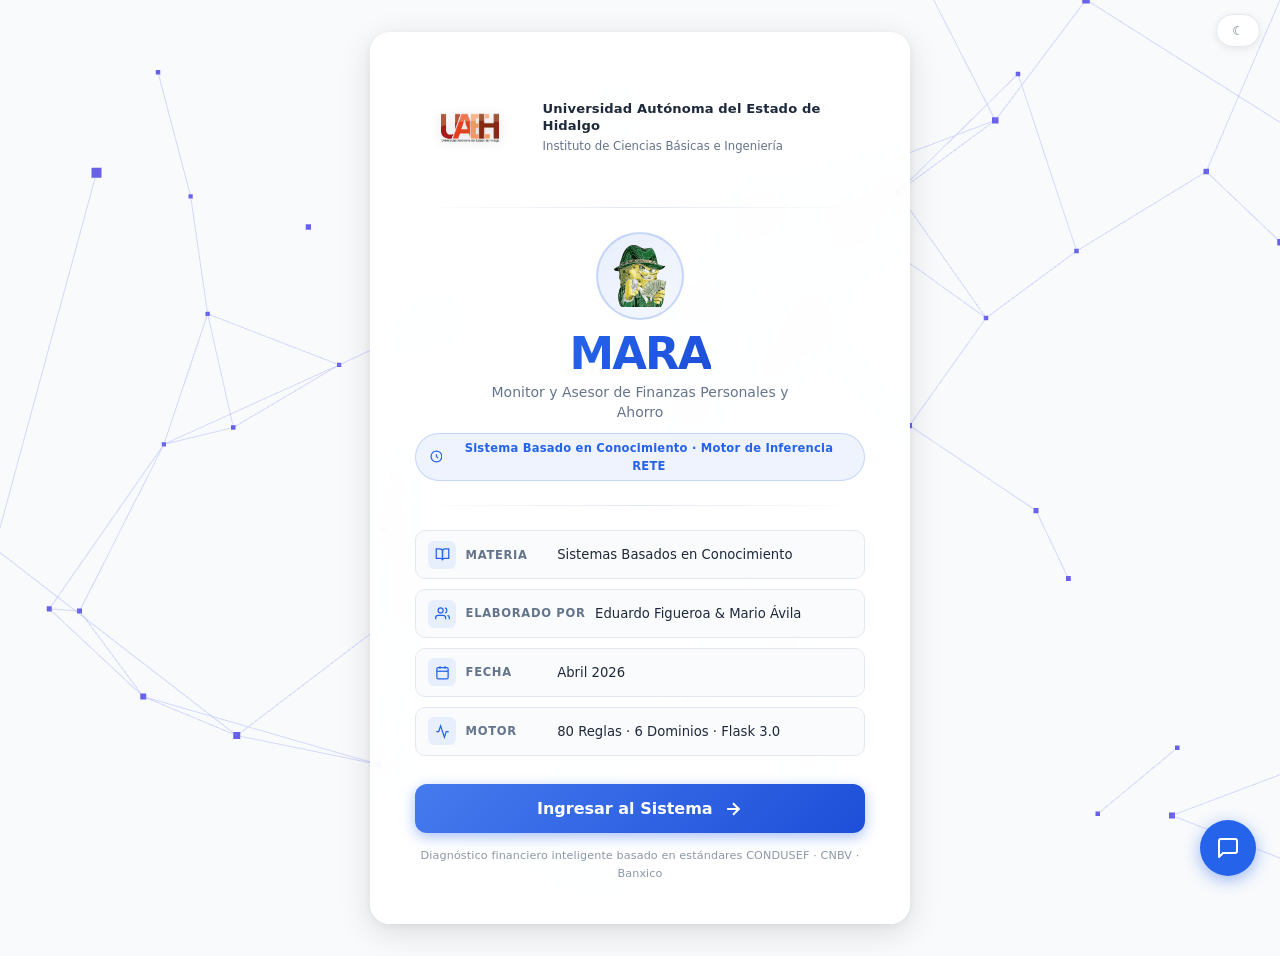
<file: finexpert/frontend/portada.html>
<!DOCTYPE html>
<html lang="es">
<head>
  <meta charset="UTF-8" />
  <meta name="viewport" content="width=device-width, initial-scale=1.0" />
  <title>MARA — Sistema Basado en Conocimiento</title>
  <link rel="stylesheet" href="assets/css/main.css" />
  <link rel="stylesheet" href="assets/css/portada.css" />
  <link rel="stylesheet" href="assets/css/chatbot.css" />
  <!-- theme.js primero para evitar flash -->
  <script src="assets/js/theme.js"></script>
  <script src="assets/js/three.min.js"></script>
</head>
<body>

<!-- Canvas 3D de fondo -->
<canvas id="bg-canvas"></canvas>

<!-- Controles: tema -->
<div class="controls-bar">
  <button class="ctrl-btn" id="btnTheme" onclick="theme.toggle()" title="Cambiar tema">☾</button>
</div>

<div class="portada-wrapper">
  <div class="portada-card">

    <!-- ── UAEH Header ── -->
    <div class="portada-uaeh">
      <div class="uaeh-escudo">
        <img src="assets/img/uaeh.png" alt="Logo UAEH" class="uaeh-logo-img" />
      </div>

      <div class="uaeh-info">
        <div class="uaeh-universidad">Universidad Autónoma del Estado de Hidalgo</div>
        <div class="uaeh-icbi">Instituto de Ciencias Básicas e Ingeniería</div>
      </div>
    </div>

    <!-- ── Divisor ── -->
    <div class="portada-divider"></div>

    <!-- ── MARA Brand ── -->
    <div class="portada-brand">
      <div class="mara-logo-ring">
        <img src="assets/img/logo.svg" alt="MARA Logo" class="portada-mara-logo" />
      </div>
      <h1 class="portada-mara-titulo">MARA</h1>
      <p class="portada-mara-subtitulo">Monitor y Asesor de Finanzas Personales y Ahorro</p>
      <span class="portada-badge">
        <svg width="13" height="13" viewBox="0 0 24 24" fill="none" stroke="currentColor" stroke-width="2.2" style="vertical-align:-2px; margin-right:5px;">
          <circle cx="12" cy="12" r="10"/><path d="M12 8v4l3 3"/>
        </svg>
        Sistema Basado en Conocimiento · Motor de Inferencia RETE
      </span>
    </div>

    <!-- ── Divisor ── -->
    <div class="portada-divider"></div>

    <!-- ── Datos del proyecto ── -->
    <div class="portada-meta">
      <div class="meta-item">
        <span class="meta-icon">
          <svg width="15" height="15" viewBox="0 0 24 24" fill="none" stroke="currentColor" stroke-width="2">
            <path d="M2 3h6a4 4 0 0 1 4 4v14a3 3 0 0 0-3-3H2z"/><path d="M22 3h-6a4 4 0 0 0-4 4v14a3 3 0 0 1 3-3h7z"/>
          </svg>
        </span>
        <span class="meta-label">Materia</span>
        <span class="meta-valor">Sistemas Basados en Conocimiento</span>
      </div>
      <div class="meta-item">
        <span class="meta-icon">
          <svg width="15" height="15" viewBox="0 0 24 24" fill="none" stroke="currentColor" stroke-width="2">
            <path d="M17 21v-2a4 4 0 0 0-4-4H5a4 4 0 0 0-4 4v2"/><circle cx="9" cy="7" r="4"/>
            <path d="M23 21v-2a4 4 0 0 0-3-3.87"/><path d="M16 3.13a4 4 0 0 1 0 7.75"/>
          </svg>
        </span>
        <span class="meta-label">Elaborado por</span>
        <span class="meta-valor">Eduardo Figueroa &amp; Mario Ávila</span>
      </div>
      <div class="meta-item">
        <span class="meta-icon">
          <svg width="15" height="15" viewBox="0 0 24 24" fill="none" stroke="currentColor" stroke-width="2">
            <rect x="3" y="4" width="18" height="18" rx="2" ry="2"/>
            <line x1="16" y1="2" x2="16" y2="6"/><line x1="8" y1="2" x2="8" y2="6"/>
            <line x1="3" y1="10" x2="21" y2="10"/>
          </svg>
        </span>
        <span class="meta-label">Fecha</span>
        <span class="meta-valor">Abril 2026</span>
      </div>
      <div class="meta-item">
        <span class="meta-icon">
          <svg width="15" height="15" viewBox="0 0 24 24" fill="none" stroke="currentColor" stroke-width="2">
            <polyline points="22 12 18 12 15 21 9 3 6 12 2 12"/>
          </svg>
        </span>
        <span class="meta-label">Motor</span>
        <span class="meta-valor">80 Reglas · 6 Dominios · Flask 3.0</span>
      </div>
    </div>

    <!-- ── Botón de entrada ── -->
    <button class="portada-btn-ingresar" onclick="enterApp()">
      <span class="btn-ingresar-text">Ingresar al Sistema</span>
      <span class="btn-ingresar-icon">
        <svg width="20" height="20" viewBox="0 0 24 24" fill="none" stroke="currentColor" stroke-width="2.5">
          <line x1="5" y1="12" x2="19" y2="12"/><polyline points="12 5 19 12 12 19"/>
        </svg>
      </span>
    </button>

    <p class="portada-hint">Diagnóstico financiero inteligente basado en estándares CONDUSEF · CNBV · Banxico</p>

  </div>
  <!-- /portada-card -->
</div>

<script src="assets/js/background.js"></script>
<script src="assets/js/chatbot.js"></script>
<script>
  function enterApp() {
    sessionStorage.setItem('mara_entered', '1');
    const btn = document.querySelector('.portada-btn-ingresar');
    btn.innerHTML = '<span class="btn-ingresar-text">Cargando…</span>';
    btn.disabled = true;
    window.location.href = 'index.html';
  }
</script>

<!-- ── Chatbot flotante ──────────────────────────────────────── -->
<button id="chatBubble" class="chat-bubble" aria-label="Abrir asistente financiero" aria-expanded="false"></button>

<div id="chatWindow" class="chat-window" role="dialog" aria-label="Asistente financiero MARA">
  <div class="chat-header">
    <div class="chat-header-info">
      <div class="chat-header-avatar">✦</div>
      <div>
        <div class="chat-header-title">MARA Asistente</div>
        <div class="chat-header-subtitle">Dudas sobre finanzas personales</div>
      </div>
    </div>
    <button id="chatClose" class="chat-close" aria-label="Cerrar">
      <svg width="18" height="18" viewBox="0 0 24 24" fill="none" stroke="currentColor" stroke-width="2.5" stroke-linecap="round">
        <line x1="18" y1="6" x2="6" y2="18"/><line x1="6" y1="6" x2="18" y2="18"/>
      </svg>
    </button>
  </div>
  <div id="chatMessages" class="chat-messages"></div>
  <div class="chat-input-bar">
    <textarea id="chatInput" class="chat-input" placeholder="Escribe tu pregunta…" rows="1" maxlength="2000"></textarea>
    <button id="chatSend" class="chat-send" aria-label="Enviar">
      <svg width="16" height="16" viewBox="0 0 24 24" fill="none" stroke="currentColor" stroke-width="2.5" stroke-linecap="round" stroke-linejoin="round">
        <line x1="22" y1="2" x2="11" y2="13"/><polygon points="22 2 15 22 11 13 2 9 22 2"/>
      </svg>
    </button>
  </div>
</div>

</body>
</html>
</file>
<file: finexpert/frontend/assets/css/main.css>
/* Variables globales y estilos base de MARA */
:root {
  --color-primary:   #2563eb;
  --color-secondary: #1e40af;
  --color-rojo:      #dc2626;
  --color-amarillo:  #d97706;
  --color-verde:     #16a34a;
  --color-gris:      #6b7280;
  --color-bg:        #f8fafc;
  --color-surface:   #ffffff;
  --color-border:    #e2e8f0;
  --color-text:      #1e293b;
  --color-muted:     #64748b;
  --radius:          0.75rem;
  --shadow:          0 2px 8px rgba(0,0,0,0.08);
  --font:            'Inter', system-ui, -apple-system, sans-serif;
}

/* Dark mode */
[data-theme="dark"] {
  --color-bg:      #0f172a;
  --color-surface: #1e293b;
  --color-border:  #334155;
  --color-text:    #f1f5f9;
  --color-muted:   #94a3b8;
  --shadow:        0 2px 8px rgba(0,0,0,0.35);
}

[data-theme="dark"] .form-group input,
[data-theme="dark"] .form-group select {
  background: #1e293b;
  color: #f1f5f9;
  border-color: #334155;
  color-scheme: dark;
}

[data-theme="dark"] .btn-secondary {
  background: #334155;
  color: #f1f5f9;
}

[data-theme="dark"] .btn-secondary:hover:not(:disabled) { background: #475569; }

[data-theme="dark"] .alert-error {
  background: #450a0a;
  border-color: #7f1d1d;
  color: #fca5a5;
}

/* Barra de controles (tema + idioma) */
.controls-bar {
  position: fixed;
  top: 0.85rem;
  right: 1.25rem;
  display: flex;
  align-items: center;
  gap: 0.15rem;
  background: var(--color-surface);
  border: 1px solid var(--color-border);
  border-radius: 2rem;
  padding: 0.25rem 0.5rem;
  box-shadow: var(--shadow);
  z-index: 1000;
  transition: background 0.2s, border-color 0.2s, box-shadow 0.2s;
}

.ctrl-btn {
  background: none;
  border: none;
  cursor: pointer;
  font-size: 0.78rem;
  font-weight: 700;
  font-family: var(--font);
  color: var(--color-muted);
  padding: 0.2rem 0.45rem;
  border-radius: 1rem;
  transition: background 0.15s, color 0.15s;
  line-height: 1.4;
  letter-spacing: 0.03em;
}

.ctrl-btn:hover { color: var(--color-text); background: rgba(0,0,0,0.06); }
[data-theme="dark"] .ctrl-btn:hover { background: rgba(255,255,255,0.08); }
.ctrl-btn.active { background: var(--color-primary); color: #fff; }

.ctrl-sep {
  color: var(--color-border);
  font-size: 0.85rem;
  user-select: none;
  padding: 0 0.1rem;
}

.ctrl-divider {
  width: 1px;
  height: 1rem;
  background: var(--color-border);
  margin: 0 0.2rem;
}

*, *::before, *::after { box-sizing: border-box; margin: 0; padding: 0; }

html, body {
  background: var(--color-bg); /* Fallback hasta que Three.js pinte el canvas */
}

body {
  font-family: var(--font);
  color: var(--color-text);
  line-height: 1.6;
  min-height: 100vh;
}

/* Contenedor principal — z-index 3 para estar sobre el canvas */
.container {
  position: relative;
  z-index: 3;
  max-width: 780px;
  margin: 0 auto;
  padding: 1.5rem;
}

/* Cabecera de la app */
.app-header {
  text-align: center;
  padding: 2rem 1rem 1rem;
  border-bottom: 1px solid var(--color-border);
  margin-bottom: 2rem;
}

.app-header .logo {
  width: 150px;
  height: 150px;
  margin: 0 auto 0.5rem;
}
 .logo{
   width: 200px;
  height: 200px;
}
.app-header h1 {
  font-size: 1.75rem;
  font-weight: 700;
  color: var(--color-primary);
  letter-spacing: -0.02em;
}

.app-header p {
  color: var(--color-muted);
  font-size: 0.95rem;
  margin-top: 0.25rem;
}

/* Tarjetas */
.card {
  background: var(--color-surface);
  border: 1px solid var(--color-border);
  border-radius: var(--radius);
  padding: 1.75rem;
  box-shadow: var(--shadow);
  margin-bottom: 1.25rem;
}

.card h2 {
  font-size: 1.15rem;
  font-weight: 600;
  margin-bottom: 1.25rem;
  color: var(--color-text);
}

/* Formularios */
.form-group {
  margin-bottom: 1.25rem;
}

.form-group label {
  display: block;
  font-size: 0.875rem;
  font-weight: 500;
  margin-bottom: 0.4rem;
  color: var(--color-text);
}

.form-group input,
.form-group select {
  width: 100%;
  padding: 0.625rem 0.875rem;
  border: 1px solid var(--color-border);
  border-radius: 0.5rem;
  font-size: 0.9rem;
  font-family: var(--font);
  color: var(--color-text);
  background: #fff;
  transition: border-color 0.15s;
}

.form-group input:focus,
.form-group select:focus {
  outline: none;
  border-color: var(--color-primary);
  box-shadow: 0 0 0 3px rgba(37,99,235,0.12);
}

.form-group .hint {
  font-size: 0.78rem;
  color: var(--color-muted);
  margin-top: 0.3rem;
}

/* Checkboxes */
.form-check {
  display: flex;
  align-items: center;
  gap: 0.5rem;
  margin-bottom: 0.75rem;
  cursor: pointer;
}

.form-check input[type="checkbox"] {
  width: 1rem;
  height: 1rem;
  accent-color: var(--color-primary);
  cursor: pointer;
}

.form-check label {
  font-size: 0.875rem;
  cursor: pointer;
}

/* Grid de dos columnas */
.form-grid {
  display: grid;
  grid-template-columns: 1fr 1fr;
  gap: 1rem;
}

@media (max-width: 580px) {
  .form-grid { grid-template-columns: 1fr; }
}

/* Botones */
.btn {
  display: inline-flex;
  align-items: center;
  justify-content: center;
  gap: 0.4rem;
  padding: 0.7rem 1.5rem;
  border: none;
  border-radius: 0.5rem;
  font-size: 0.9rem;
  font-weight: 600;
  font-family: var(--font);
  cursor: pointer;
  transition: opacity 0.15s, transform 0.1s;
}

.btn:active { transform: scale(0.97); }
.btn:disabled { opacity: 0.5; cursor: not-allowed; }

.btn-primary   { background: var(--color-primary);   color: #fff; }
.btn-secondary { background: #f1f5f9; color: var(--color-text); }
.btn-danger    { background: var(--color-rojo); color: #fff; }

.btn-primary:hover:not(:disabled)   { background: var(--color-secondary); }
.btn-secondary:hover:not(:disabled) { background: #e2e8f0; }

/* Pie del wizard con botones */
.wizard-footer {
  display: flex;
  justify-content: space-between;
  gap: 1rem;
  margin-top: 1.5rem;
}

/* Mensajes de error */
.alert {
  padding: 0.75rem 1rem;
  border-radius: 0.5rem;
  font-size: 0.875rem;
  margin-bottom: 1rem;
}

.alert-error {
  background: #fef2f2;
  border: 1px solid #fecaca;
  color: #b91c1c;
}

/* Spinner de carga */
.spinner {
  display: inline-block;
  width: 1.1em;
  height: 1.1em;
  border: 2px solid rgba(255,255,255,0.4);
  border-top-color: #fff;
  border-radius: 50%;
  animation: spin 0.6s linear infinite;
  vertical-align: middle;
}

@keyframes spin { to { transform: rotate(360deg); } }

/* Responsive */
@media (max-width: 640px) {
  .container { padding: 1rem; }
  .card { padding: 1.25rem; }
  .app-header h1 { font-size: 1.4rem; }
}

/* ── Glassmorphism suave para que la red 3D sea visible ──────────────── */
.card {
  background: rgba(255, 255, 255, 0.82);
  backdrop-filter: blur(8px);
  -webkit-backdrop-filter: blur(8px);
}

[data-theme="dark"] .card {
  background: rgba(30, 41, 59, 0.80);
  backdrop-filter: blur(8px);
  -webkit-backdrop-filter: blur(8px);
}

/* ── Esquema de capas (z-index positivos, sin tapar el canvas) ────────
   z-index 1 → #bg-canvas     (Three.js: pinta fondo + partículas)
   z-index 2 → #fondo-overlay (imagen debajo del contenido)
   z-index 3 → .container     (contenido de la app)
   z-index 1000 → .controls-bar
   ────────────────────────────────────────────────────────────────── */

/* Footer */
.app-footer {
  position: relative;
  z-index: 3;
  text-align: center;
  padding: 1.5rem 1rem;
  font-size: 0.78rem;
  color: var(--color-muted);
  letter-spacing: 0.02em;
}

/* Canvas 3D */
#bg-canvas {
  position: fixed;
  inset: 0;
  width: 100%;
  height: 100%;
  z-index: 1;
  pointer-events: none;
  display: block;
}

/* ══════════════════════════════════════════════════════════════════
   STEP BANNER — encabezado colorido de cada paso del wizard
   ══════════════════════════════════════════════════════════════════ */
.step-banner {
  display: flex;
  align-items: center;
  gap: 1rem;
  padding: 1rem 1.25rem;
  border-radius: 0.75rem;
  margin-bottom: 1.75rem;
  position: relative;
}

.step-banner-1 {
  background: linear-gradient(135deg, rgba(37,99,235,0.12), rgba(37,99,235,0.04));
  border-left: 4px solid #2563eb;
}
.step-banner-2 {
  background: linear-gradient(135deg, rgba(22,163,74,0.12), rgba(22,163,74,0.04));
  border-left: 4px solid #16a34a;
}
.step-banner-3 {
  background: linear-gradient(135deg, rgba(220,38,38,0.10), rgba(220,38,38,0.03));
  border-left: 4px solid #dc2626;
}
.step-banner-4 {
  background: linear-gradient(135deg, rgba(124,58,237,0.12), rgba(124,58,237,0.04));
  border-left: 4px solid #7c3aed;
}

[data-theme="dark"] .step-banner-1 { background: linear-gradient(135deg, rgba(37,99,235,0.18), rgba(37,99,235,0.06)); }
[data-theme="dark"] .step-banner-2 { background: linear-gradient(135deg, rgba(22,163,74,0.18), rgba(22,163,74,0.06)); }
[data-theme="dark"] .step-banner-3 { background: linear-gradient(135deg, rgba(220,38,38,0.15), rgba(220,38,38,0.05)); }
[data-theme="dark"] .step-banner-4 { background: linear-gradient(135deg, rgba(124,58,237,0.18), rgba(124,58,237,0.06)); }

.step-banner-icon {
  font-size: 2rem;
  line-height: 1;
  flex-shrink: 0;
}

.step-banner-body { flex: 1; }

.step-banner-title {
  font-size: 1.1rem;
  font-weight: 700;
  color: var(--color-text);
  line-height: 1.2;
}

.step-banner-sub {
  font-size: 0.8rem;
  color: var(--color-muted);
  margin-top: 0.2rem;
}

.step-banner-counter {
  font-size: 0.7rem;
  font-weight: 700;
  text-transform: uppercase;
  letter-spacing: 0.07em;
  color: var(--color-muted);
  white-space: nowrap;
  opacity: 0.7;
}

/* ══════════════════════════════════════════════════════════════════
   LABEL ICON — iconito emoji delante de cada label
   ══════════════════════════════════════════════════════════════════ */
.label-icon {
  margin-right: 0.3rem;
  font-style: normal;
}

/* ══════════════════════════════════════════════════════════════════
   CARD OPTIONS — selección tipo tarjeta (estado civil, tipo ingreso, objetivo)
   ══════════════════════════════════════════════════════════════════ */
.card-options {
  display: grid;
  grid-template-columns: repeat(4, 1fr);
  gap: 0.55rem;
  margin-top: 0.4rem;
}

.card-options-2 { grid-template-columns: repeat(2, 1fr); }

.card-options-5 {
  grid-template-columns: repeat(5, 1fr);
}

@media (max-width: 580px) {
  .card-options       { grid-template-columns: repeat(2, 1fr); }
  .card-options-5     { grid-template-columns: repeat(3, 1fr); }
}
@media (max-width: 400px) {
  .card-options-5     { grid-template-columns: repeat(2, 1fr); }
}

.card-opt {
  display: flex;
  flex-direction: column;
  align-items: center;
  justify-content: center;
  gap: 0.3rem;
  padding: 0.65rem 0.4rem;
  border: 1.5px solid var(--color-border);
  border-radius: 0.625rem;
  cursor: pointer;
  transition: border-color 0.15s, background 0.15s, transform 0.1s, box-shadow 0.15s;
  text-align: center;
  user-select: none;
  background: var(--color-surface);
}

.card-opt:hover {
  border-color: var(--color-primary);
  background: rgba(37,99,235,0.04);
  transform: translateY(-1px);
  box-shadow: 0 3px 8px rgba(37,99,235,0.12);
}

.card-opt.active {
  border-color: var(--color-primary);
  background: rgba(37,99,235,0.08);
  box-shadow: 0 0 0 2px rgba(37,99,235,0.20);
}

[data-theme="dark"] .card-opt { background: rgba(30,41,59,0.6); }
[data-theme="dark"] .card-opt:hover   { background: rgba(37,99,235,0.10); }
[data-theme="dark"] .card-opt.active  { background: rgba(37,99,235,0.15); box-shadow: 0 0 0 2px rgba(96,165,250,0.3); }

.opt-icon {
  font-size: 1.4rem;
  line-height: 1;
}

.opt-icon-lg { font-size: 1.7rem; }

.opt-label {
  font-size: 0.72rem;
  font-weight: 600;
  color: var(--color-text);
  line-height: 1.2;
}

.opt-desc {
  font-size: 0.64rem;
  color: var(--color-muted);
  line-height: 1.2;
}

/* Card opt grande (tipo ingreso) */
.card-opt-lg {
  padding: 1rem 0.75rem;
}
.card-opt-lg .opt-label { font-size: 0.85rem; }

/* Card opt objetivo (más compacto) */
.card-opt-goal { padding: 0.7rem 0.35rem; }
.card-opt-goal .opt-label { font-size: 0.68rem; }

/* ══════════════════════════════════════════════════════════════════
   EDU STARS — estrellas para nivel de educación financiera
   ══════════════════════════════════════════════════════════════════ */
.edu-stars {
  display: flex;
  align-items: center;
  gap: 0.25rem;
  margin-top: 0.4rem;
}

.edu-star {
  background: none;
  border: none;
  font-size: 1.75rem;
  cursor: pointer;
  color: var(--color-border);
  transition: color 0.15s, transform 0.1s;
  padding: 0.1rem;
  line-height: 1;
}

.edu-star:hover,
.edu-star.hover { color: #f59e0b; transform: scale(1.15); }

.edu-star.active { color: #f59e0b; }

.edu-label {
  margin-left: 0.5rem;
  font-size: 0.8rem;
  font-weight: 600;
  color: var(--color-muted);
}

/* ══════════════════════════════════════════════════════════════════
   TOGGLE CARDS — checkboxes con estilo de tarjeta interactiva
   ══════════════════════════════════════════════════════════════════ */
.toggle-cards-grid {
  display: grid;
  grid-template-columns: repeat(2, 1fr);
  gap: 0.55rem;
  margin-top: 0.75rem;
  margin-bottom: 0.5rem;
}

.toggle-cards-3col { grid-template-columns: repeat(3, 1fr); }
.toggle-cards-2col { grid-template-columns: repeat(2, 1fr); }

@media (max-width: 580px) {
  .toggle-cards-grid,
  .toggle-cards-3col,
  .toggle-cards-2col { grid-template-columns: 1fr; }
}

.toggle-card {
  display: flex;
  align-items: center;
  gap: 0.65rem;
  padding: 0.75rem 0.85rem;
  border: 1.5px solid var(--color-border);
  border-radius: 0.625rem;
  cursor: pointer;
  transition: border-color 0.15s, background 0.15s, box-shadow 0.15s;
  position: relative;
  background: var(--color-surface);
  user-select: none;
}

.toggle-card input[type="checkbox"] {
  position: absolute;
  opacity: 0;
  width: 0;
  height: 0;
}

.toggle-card:hover {
  border-color: var(--color-primary);
  background: rgba(37,99,235,0.04);
}

.toggle-card:has(input:checked) {
  border-color: var(--color-primary);
  background: rgba(37,99,235,0.07);
  box-shadow: 0 0 0 2px rgba(37,99,235,0.15);
}

/* Variante advertencia */
.toggle-card-warn:has(input:checked) {
  border-color: #d97706;
  background: rgba(217,119,6,0.07);
  box-shadow: 0 0 0 2px rgba(217,119,6,0.15);
}

/* Variante peligro */
.toggle-card-danger:has(input:checked) {
  border-color: #dc2626;
  background: rgba(220,38,38,0.07);
  box-shadow: 0 0 0 2px rgba(220,38,38,0.15);
}

[data-theme="dark"] .toggle-card { background: rgba(30,41,59,0.6); }
[data-theme="dark"] .toggle-card:has(input:checked) { background: rgba(37,99,235,0.12); }
[data-theme="dark"] .toggle-card-warn:has(input:checked) { background: rgba(217,119,6,0.12); }
[data-theme="dark"] .toggle-card-danger:has(input:checked) { background: rgba(220,38,38,0.12); }

.tc-icon {
  font-size: 1.2rem;
  flex-shrink: 0;
  line-height: 1;
}

.tc-text {
  font-size: 0.8rem;
  font-weight: 500;
  color: var(--color-text);
  flex: 1;
  line-height: 1.3;
}

.tc-check {
  flex-shrink: 0;
  width: 20px;
  height: 20px;
  border-radius: 50%;
  border: 2px solid var(--color-border);
  display: flex;
  align-items: center;
  justify-content: center;
  color: transparent;
  transition: all 0.15s;
  background: transparent;
}

.toggle-card:has(input:checked) .tc-check {
  background: var(--color-primary);
  border-color: var(--color-primary);
  color: white;
}

.toggle-card-warn:has(input:checked) .tc-check {
  background: #d97706;
  border-color: #d97706;
  color: white;
}

.toggle-card-danger:has(input:checked) .tc-check {
  background: #dc2626;
  border-color: #dc2626;
  color: white;
}

/* ══════════════════════════════════════════════════════════════════
   FEATURED INPUT — campo grande de ingreso mensual (paso 2)
   ══════════════════════════════════════════════════════════════════ */
.featured-input-group { margin-bottom: 1.5rem; }

.featured-input-wrap {
  display: flex;
  align-items: center;
  border: 2px solid var(--color-border);
  border-radius: 0.75rem;
  overflow: hidden;
  transition: border-color 0.15s, box-shadow 0.15s;
  background: var(--color-surface);
}

.featured-input-wrap:focus-within {
  border-color: var(--color-primary);
  box-shadow: 0 0 0 4px rgba(37,99,235,0.10);
}

.featured-input-prefix,
.featured-input-suffix {
  padding: 0 1rem;
  font-size: 1rem;
  font-weight: 700;
  color: var(--color-muted);
  background: rgba(0,0,0,0.03);
  height: 100%;
  display: flex;
  align-items: center;
  white-space: nowrap;
}

[data-theme="dark"] .featured-input-prefix,
[data-theme="dark"] .featured-input-suffix {
  background: rgba(255,255,255,0.04);
}

.featured-input {
  flex: 1;
  border: none !important;
  outline: none !important;
  padding: 0.9rem 0.75rem;
  font-size: 1.2rem;
  font-weight: 700;
  font-family: var(--font);
  color: var(--color-text);
  background: transparent;
  box-shadow: none !important;
  min-width: 0;
}

/* ══════════════════════════════════════════════════════════════════
   RULE HINT — pildoras 50/30/20 en paso 2
   ══════════════════════════════════════════════════════════════════ */
.rule-hint {
  display: flex;
  align-items: center;
  gap: 0.4rem;
  flex-wrap: wrap;
  margin-bottom: 1.25rem;
  padding: 0.6rem 0.85rem;
  background: rgba(37,99,235,0.05);
  border: 1px dashed rgba(37,99,235,0.25);
  border-radius: 0.5rem;
}

.rule-hint-label {
  font-size: 0.72rem;
  font-weight: 600;
  color: var(--color-muted);
  margin-right: 0.2rem;
}

.rule-pill {
  font-size: 0.68rem;
  font-weight: 700;
  padding: 0.2rem 0.6rem;
  border-radius: 2rem;
}

.rule-pill-fixed  { background: rgba(220,38,38,0.12);  color: #b91c1c; }
.rule-pill-var    { background: rgba(217,119,6,0.12);  color: #92400e; }
.rule-pill-save   { background: rgba(22,163,74,0.12);  color: #15803d; }

[data-theme="dark"] .rule-pill-fixed  { background: rgba(220,38,38,0.2);  color: #fca5a5; }
[data-theme="dark"] .rule-pill-var    { background: rgba(217,119,6,0.2);  color: #fde68a; }
[data-theme="dark"] .rule-pill-save   { background: rgba(22,163,74,0.2);  color: #86efac; }

/* ══════════════════════════════════════════════════════════════════
   RATIO BAR EN VIVO — paso 2
   ══════════════════════════════════════════════════════════════════ */
.ratio-live {
  margin-bottom: 1.25rem;
  padding: 0.75rem 1rem;
  background: var(--color-surface);
  border: 1px solid var(--color-border);
  border-radius: 0.625rem;
}

.ratio-live-label {
  font-size: 0.72rem;
  font-weight: 600;
  color: var(--color-muted);
  text-transform: uppercase;
  letter-spacing: 0.05em;
  margin-bottom: 0.5rem;
}

.ratio-bar {
  display: flex;
  height: 10px;
  border-radius: 999px;
  overflow: hidden;
  background: var(--color-border);
  gap: 1px;
}

.ratio-segment {
  transition: width 0.35s ease;
  border-radius: 999px;
}

.ratio-fixed { background: #dc2626; }
.ratio-var   { background: #f59e0b; }
.ratio-left  { background: #22c55e; }

.ratio-legend {
  display: flex;
  gap: 0.75rem;
  margin-top: 0.5rem;
  font-size: 0.72rem;
  color: var(--color-muted);
  flex-wrap: wrap;
}

.rl-dot {
  display: inline-block;
  width: 8px;
  height: 8px;
  border-radius: 50%;
  margin-right: 3px;
  vertical-align: middle;
}

.rl-fixed { background: #dc2626; }
.rl-var   { background: #f59e0b; }
.rl-left  { background: #22c55e; }

/* ══════════════════════════════════════════════════════════════════
   BOTÓN BACK (volver a portada)
   ══════════════════════════════════════════════════════════════════ */
.btn-back {
  background: transparent;
  border: 1.5px solid var(--color-border);
  color: var(--color-muted);
  display: inline-flex;
  align-items: center;
  gap: 0.4rem;
  padding: 0.6rem 1rem;
  border-radius: 0.5rem;
  font-size: 0.82rem;
  font-weight: 600;
  font-family: var(--font);
  cursor: pointer;
  transition: background 0.15s, border-color 0.15s, color 0.15s;
}

.btn-back:hover {
  background: rgba(0,0,0,0.04);
  border-color: var(--color-muted);
  color: var(--color-text);
}

[data-theme="dark"] .btn-back:hover { background: rgba(255,255,255,0.06); }

/* ══════════════════════════════════════════════════════════════════
   BOTÓN DIAGNOSTICAR — acento especial
   ══════════════════════════════════════════════════════════════════ */
.btn-diagnose {
  background: linear-gradient(135deg, #2563eb, #1d4ed8);
  box-shadow: 0 4px 12px rgba(37,99,235,0.35);
  gap: 0.5rem;
}

.btn-diagnose:hover:not(:disabled) {
  background: linear-gradient(135deg, #1d4ed8, #1e3a8a);
  box-shadow: 0 6px 18px rgba(37,99,235,0.45);
  transform: translateY(-1px);
}

/* ══════════════════════════════════════════════════════════════════
   DASHBOARD HEADER (paso 5)
   ══════════════════════════════════════════════════════════════════ */
.dash-header {
  margin-bottom: 1.25rem;
}

.dash-header-inner {
  display: flex;
  align-items: center;
  justify-content: space-between;
  gap: 1rem;
  flex-wrap: wrap;
}

.dash-title {
  font-size: 1.2rem;
  font-weight: 700;
  color: var(--color-text);
  margin-bottom: 0.15rem;
}

.dash-sub {
  font-size: 0.78rem;
  color: var(--color-muted);
}

.btn-nuevo {
  display: inline-flex;
  align-items: center;
  gap: 0.4rem;
  white-space: nowrap;
  font-size: 0.82rem;
}

/* ══════════════════════════════════════════════════════════════════
   SECTION DIVIDER con icono SVG (reemplaza el anterior solo-texto)
   ══════════════════════════════════════════════════════════════════ */
.section-divider {
  font-size: 0.78rem;
  font-weight: 700;
  text-transform: uppercase;
  letter-spacing: 0.06em;
  color: var(--color-muted);
  border-bottom: 1px solid var(--color-border);
  padding-bottom: 0.5rem;
  margin: 1.5rem 0 1rem;
  display: flex;
  align-items: center;
}
</file>
<file: finexpert/frontend/assets/css/portada.css>
/* ================================================================
   PORTADA — Estilos de la página de presentación de MARA / UAEH
   ================================================================ */

/* ── Wrapper centrado sobre el canvas ── */
.portada-wrapper {
  position: relative;
  z-index: 3;
  min-height: 100vh;
  display: flex;
  align-items: center;
  justify-content: center;
  padding: 2rem 1rem;
}

/* ── Tarjeta principal ── */
.portada-card {
  background: rgba(255, 255, 255, 0.88);
  backdrop-filter: blur(16px);
  -webkit-backdrop-filter: blur(16px);
  border: 1px solid rgba(255, 255, 255, 0.55);
  border-radius: 1.25rem;
  padding: 2.5rem 2.75rem;
  max-width: 540px;
  width: 100%;
  box-shadow:
    0 8px 32px rgba(0, 0, 0, 0.12),
    0 2px 8px rgba(0, 0, 0, 0.06),
    inset 0 1px 0 rgba(255,255,255,0.8);
  animation: portadaFadeIn 0.7s cubic-bezier(0.22, 1, 0.36, 1) both;
}

[data-theme="dark"] .portada-card {
  background: rgba(15, 23, 42, 0.90);
  border-color: rgba(51, 65, 85, 0.6);
  box-shadow:
    0 8px 32px rgba(0, 0, 0, 0.45),
    inset 0 1px 0 rgba(255,255,255,0.05);
}

@keyframes portadaFadeIn {
  from { opacity: 0; transform: translateY(28px) scale(0.97); }
  to   { opacity: 1; transform: translateY(0)    scale(1); }
}

/* ── Sección UAEH ── */
.portada-uaeh {
  display: flex;
  align-items: center;
  gap: 1.1rem;
  margin-bottom: 0.25rem;
}

.uaeh-escudo {
  flex-shrink: 0;
  transition: transform 0.3s ease;
}

.uaeh-escudo:hover { transform: scale(1.05); }

.uaeh-logo-img {
  width: 110px;
  height: auto;
  object-fit: contain;
  display: block;
  filter: drop-shadow(0 2px 6px rgba(0,0,0,0.12));
}

.uaeh-info { flex: 1; }

.uaeh-universidad {
  font-size: 0.82rem;
  font-weight: 700;
  color: var(--color-text);
  line-height: 1.3;
  letter-spacing: 0.01em;
}

.uaeh-icbi {
  font-size: 0.73rem;
  color: var(--color-muted);
  margin-top: 0.2rem;
  font-weight: 500;
}

/* ── Divisor ── */
.portada-divider {
  height: 1px;
  background: linear-gradient(90deg, transparent, var(--color-border), transparent);
  margin: 1.5rem 0;
}

/* ── Brand MARA ── */
.portada-brand {
  display: flex;
  flex-direction: column;
  align-items: center;
  text-align: center;
  gap: 0.4rem;
}

.mara-logo-ring {
  width: 88px;
  height: 88px;
  border-radius: 50%;
  background: linear-gradient(135deg, rgba(37,99,235,0.1), rgba(37,99,235,0.05));
  border: 2px solid rgba(37,99,235,0.2);
  display: flex;
  align-items: center;
  justify-content: center;
  margin-bottom: 0.35rem;
  transition: box-shadow 0.3s, transform 0.3s;
}

.mara-logo-ring:hover {
  box-shadow: 0 0 0 6px rgba(37,99,235,0.10);
  transform: scale(1.04);
}

.portada-mara-logo {
  width: 62px;
  height: 62px;
  object-fit: contain;
}

.portada-mara-titulo {
  font-size: 2.8rem;
  font-weight: 800;
  color: var(--color-primary);
  letter-spacing: -0.04em;
  line-height: 1;
  background: linear-gradient(135deg, #2563eb, #1d4ed8);
  -webkit-background-clip: text;
  -webkit-text-fill-color: transparent;
  background-clip: text;
}

[data-theme="dark"] .portada-mara-titulo {
  background: linear-gradient(135deg, #60a5fa, #93c5fd);
  -webkit-background-clip: text;
  background-clip: text;
}

.portada-mara-subtitulo {
  font-size: 0.875rem;
  color: var(--color-muted);
  font-weight: 500;
  max-width: 320px;
  line-height: 1.4;
}

.portada-badge {
  display: inline-flex;
  align-items: center;
  background: rgba(37,99,235,0.08);
  border: 1px solid rgba(37,99,235,0.2);
  color: var(--color-primary);
  border-radius: 2rem;
  padding: 0.3rem 0.85rem;
  font-size: 0.72rem;
  font-weight: 600;
  letter-spacing: 0.02em;
  margin-top: 0.25rem;
}

[data-theme="dark"] .portada-badge {
  background: rgba(96,165,250,0.1);
  border-color: rgba(96,165,250,0.25);
  color: #93c5fd;
}

/* ── Meta datos del proyecto ── */
.portada-meta {
  display: flex;
  flex-direction: column;
  gap: 0.6rem;
}

.meta-item {
  display: flex;
  align-items: center;
  gap: 0.6rem;
  padding: 0.6rem 0.75rem;
  border-radius: 0.625rem;
  border: 1px solid var(--color-border);
  background: rgba(248,250,252,0.7);
  transition: background 0.15s;
}

.meta-item:hover {
  background: rgba(37,99,235,0.04);
  border-color: rgba(37,99,235,0.2);
}

[data-theme="dark"] .meta-item {
  background: rgba(30, 41, 59, 0.6);
}

[data-theme="dark"] .meta-item:hover {
  background: rgba(37, 99, 235, 0.08);
}

.meta-icon {
  flex-shrink: 0;
  width: 28px;
  height: 28px;
  display: flex;
  align-items: center;
  justify-content: center;
  background: rgba(37,99,235,0.09);
  border-radius: 0.4rem;
  color: var(--color-primary);
}

[data-theme="dark"] .meta-icon { background: rgba(96,165,250,0.12); color: #93c5fd; }

.meta-label {
  font-size: 0.72rem;
  font-weight: 700;
  text-transform: uppercase;
  letter-spacing: 0.06em;
  color: var(--color-muted);
  min-width: 82px;
}

.meta-valor {
  font-size: 0.825rem;
  font-weight: 500;
  color: var(--color-text);
  flex: 1;
}

/* ── Botón Ingresar ── */
.portada-btn-ingresar {
  margin-top: 1.75rem;
  width: 100%;
  display: flex;
  align-items: center;
  justify-content: center;
  gap: 0.65rem;
  padding: 0.925rem 1.75rem;
  background: linear-gradient(135deg, #2563eb, #1d4ed8);
  color: #fff;
  border: none;
  border-radius: 0.75rem;
  font-size: 1rem;
  font-weight: 700;
  font-family: var(--font);
  cursor: pointer;
  position: relative;
  overflow: hidden;
  transition: transform 0.2s, box-shadow 0.2s;
  box-shadow: 0 4px 14px rgba(37,99,235,0.4);
}

.portada-btn-ingresar::before {
  content: '';
  position: absolute;
  inset: 0;
  background: linear-gradient(135deg, rgba(255,255,255,0.15), transparent);
  transition: opacity 0.2s;
}

.portada-btn-ingresar:hover {
  transform: translateY(-2px);
  box-shadow: 0 8px 24px rgba(37,99,235,0.5);
}

.portada-btn-ingresar:active { transform: translateY(0) scale(0.98); }
.portada-btn-ingresar:disabled { opacity: 0.7; cursor: not-allowed; transform: none; }

.btn-ingresar-text { position: relative; z-index: 1; }

.btn-ingresar-icon {
  position: relative;
  z-index: 1;
  display: flex;
  align-items: center;
  transition: transform 0.25s;
}

.portada-btn-ingresar:hover .btn-ingresar-icon { transform: translateX(4px); }

/* ── Hint de pie ── */
.portada-hint {
  text-align: center;
  font-size: 0.7rem;
  color: var(--color-muted);
  margin-top: 0.85rem;
  letter-spacing: 0.01em;
  opacity: 0.75;
}

/* ── Responsive ── */
@media (max-width: 580px) {
  .portada-card {
    padding: 1.75rem 1.5rem;
  }
  .portada-mara-titulo { font-size: 2.2rem; }
  .uaeh-universidad { font-size: 0.74rem; }
  .meta-label { min-width: 68px; }
}

@media (max-width: 400px) {
  .portada-card { padding: 1.5rem 1.1rem; }
  .portada-uaeh { flex-direction: column; text-align: center; }
}
</file>
<file: finexpert/frontend/assets/css/chatbot.css>
/* ── Chatbot flotante MARA ── */

/* Burbuja de apertura */
.chat-bubble {
  position: fixed;
  bottom: 1.5rem;
  right: 1.5rem;
  width: 56px;
  height: 56px;
  border-radius: 50%;
  background: var(--color-primary, #2563eb);
  color: #fff;
  border: none;
  cursor: pointer;
  display: flex;
  align-items: center;
  justify-content: center;
  box-shadow: 0 4px 16px rgba(37, 99, 235, 0.45);
  z-index: 9000;
  transition: transform 0.2s ease, box-shadow 0.2s ease;
}

.chat-bubble:hover {
  transform: scale(1.08);
  box-shadow: 0 6px 22px rgba(37, 99, 235, 0.55);
}

.chat-bubble svg { pointer-events: none; }

/* Animación de pulso inicial para llamar la atención */
.chat-bubble.pulse {
  animation: chatPulse 2s ease-in-out 3;
}

@keyframes chatPulse {
  0%, 100% { box-shadow: 0 4px 16px rgba(37, 99, 235, 0.45); }
  50%       { box-shadow: 0 4px 28px rgba(37, 99, 235, 0.75), 0 0 0 8px rgba(37, 99, 235, 0.15); }
}

/* Ventana del chat */
.chat-window {
  position: fixed;
  bottom: 5rem;
  right: 1.5rem;
  width: 360px;
  max-width: calc(100vw - 2rem);
  height: 500px;
  max-height: calc(100vh - 7rem);
  background: var(--color-surface, #fff);
  border: 1px solid var(--color-border, #e2e8f0);
  border-radius: 1rem;
  box-shadow: 0 8px 32px rgba(0, 0, 0, 0.18);
  display: flex;
  flex-direction: column;
  z-index: 9001;
  overflow: hidden;

  /* Animación de aparición */
  transform: translateY(12px) scale(0.97);
  opacity: 0;
  transition: transform 0.22s ease, opacity 0.22s ease;
  pointer-events: none;
}

.chat-window.open {
  transform: translateY(0) scale(1);
  opacity: 1;
  pointer-events: all;
}

/* Header */
.chat-header {
  display: flex;
  align-items: center;
  justify-content: space-between;
  padding: 0.85rem 1rem;
  background: var(--color-primary, #2563eb);
  color: #fff;
  flex-shrink: 0;
}

.chat-header-info {
  display: flex;
  align-items: center;
  gap: 0.6rem;
}

.chat-header-avatar {
  width: 32px;
  height: 32px;
  border-radius: 50%;
  background: rgba(255,255,255,0.2);
  display: flex;
  align-items: center;
  justify-content: center;
  font-size: 1rem;
}

.chat-header-title {
  font-size: 0.9rem;
  font-weight: 600;
  line-height: 1.2;
}

.chat-header-subtitle {
  font-size: 0.7rem;
  opacity: 0.8;
  line-height: 1;
}

.chat-close {
  background: none;
  border: none;
  color: #fff;
  cursor: pointer;
  padding: 0.25rem;
  border-radius: 0.3rem;
  opacity: 0.8;
  transition: opacity 0.15s;
  display: flex;
  align-items: center;
}

.chat-close:hover { opacity: 1; }

/* Área de mensajes */
.chat-messages {
  flex: 1;
  overflow-y: auto;
  padding: 0.85rem;
  display: flex;
  flex-direction: column;
  gap: 0.6rem;
  scroll-behavior: smooth;
}

.chat-messages::-webkit-scrollbar { width: 4px; }
.chat-messages::-webkit-scrollbar-track { background: transparent; }
.chat-messages::-webkit-scrollbar-thumb { background: var(--color-border, #e2e8f0); border-radius: 2px; }

/* Burbujas de mensaje */
.chat-msg {
  max-width: 82%;
  padding: 0.55rem 0.8rem;
  border-radius: 1rem;
  font-size: 0.82rem;
  line-height: 1.5;
  word-break: break-word;
  white-space: pre-wrap;
}

.chat-msg.user {
  background: var(--color-primary, #2563eb);
  color: #fff;
  align-self: flex-end;
  border-bottom-right-radius: 0.25rem;
}

.chat-msg.assistant {
  background: var(--color-bg, #f8fafc);
  color: var(--color-text, #1e293b);
  align-self: flex-start;
  border: 1px solid var(--color-border, #e2e8f0);
  border-bottom-left-radius: 0.25rem;
}

/* Indicador de escritura */
.chat-msg.typing {
  display: flex;
  gap: 4px;
  align-items: center;
  padding: 0.6rem 0.9rem;
}

.chat-msg.typing span {
  width: 7px;
  height: 7px;
  border-radius: 50%;
  background: var(--color-muted, #64748b);
  animation: typingBounce 1.2s infinite;
}

.chat-msg.typing span:nth-child(2) { animation-delay: 0.2s; }
.chat-msg.typing span:nth-child(3) { animation-delay: 0.4s; }

@keyframes typingBounce {
  0%, 80%, 100% { transform: translateY(0); opacity: 0.5; }
  40%           { transform: translateY(-5px); opacity: 1; }
}

/* Input bar */
.chat-input-bar {
  display: flex;
  gap: 0.4rem;
  padding: 0.65rem 0.75rem;
  border-top: 1px solid var(--color-border, #e2e8f0);
  background: var(--color-surface, #fff);
  flex-shrink: 0;
}

.chat-input {
  flex: 1;
  border: 1px solid var(--color-border, #e2e8f0);
  border-radius: 1.5rem;
  padding: 0.5rem 0.9rem;
  font-size: 0.82rem;
  background: var(--color-bg, #f8fafc);
  color: var(--color-text, #1e293b);
  outline: none;
  resize: none;
  min-height: 36px;
  max-height: 100px;
  line-height: 1.4;
  font-family: inherit;
  transition: border-color 0.15s;
}

.chat-input:focus {
  border-color: var(--color-primary, #2563eb);
}

.chat-input::placeholder {
  color: var(--color-muted, #64748b);
}

.chat-send {
  width: 36px;
  height: 36px;
  border-radius: 50%;
  background: var(--color-primary, #2563eb);
  color: #fff;
  border: none;
  cursor: pointer;
  display: flex;
  align-items: center;
  justify-content: center;
  flex-shrink: 0;
  transition: background 0.15s, transform 0.15s;
  align-self: flex-end;
}

.chat-send:hover:not(:disabled) {
  background: var(--color-secondary, #1e40af);
  transform: scale(1.05);
}

.chat-send:disabled {
  opacity: 0.45;
  cursor: not-allowed;
}

/* Dark mode overrides */
[data-theme="dark"] .chat-msg.assistant {
  background: #1e293b;
  color: #f1f5f9;
  border-color: #334155;
}

[data-theme="dark"] .chat-input {
  background: #1e293b;
  color: #f1f5f9;
  border-color: #334155;
}

[data-theme="dark"] .chat-input-bar {
  background: #0f172a;
  border-color: #334155;
}

[data-theme="dark"] .chat-window {
  background: #0f172a;
  border-color: #334155;
}

/* Responsive: en móvil ocupa más ancho */
@media (max-width: 480px) {
  .chat-window {
    right: 0.75rem;
    left: 0.75rem;
    width: auto;
    bottom: 4.5rem;
  }

  .chat-bubble {
    bottom: 1rem;
    right: 1rem;
  }
}
</file>
